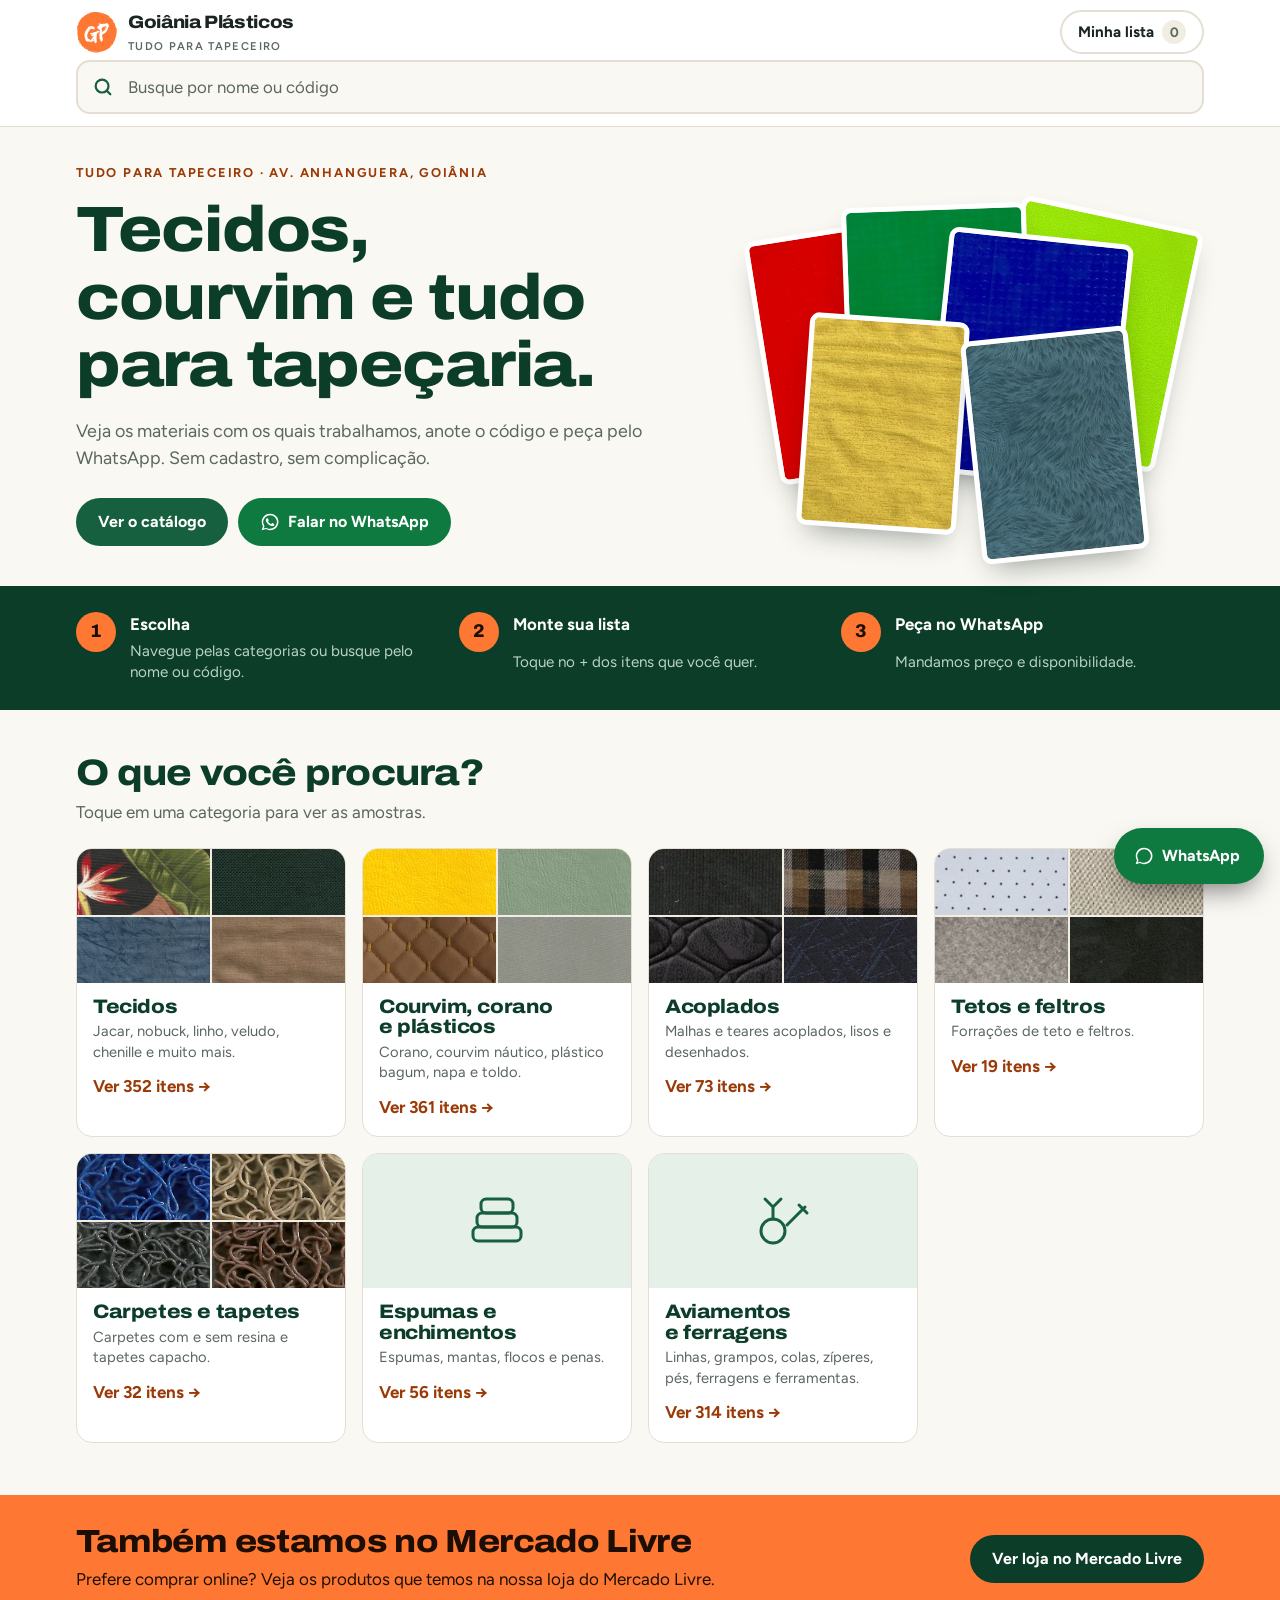
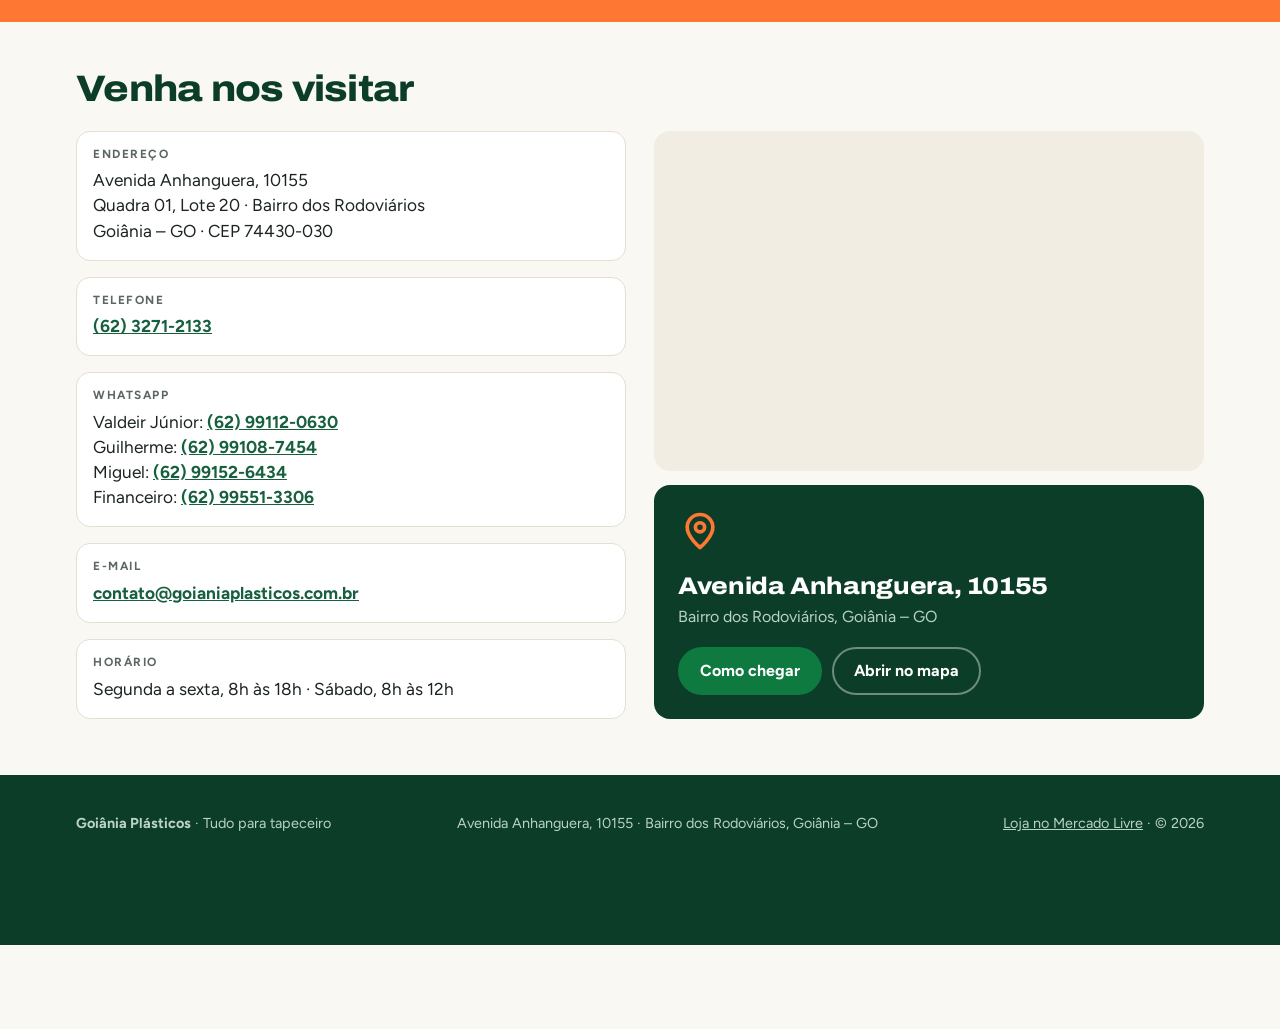
<file: index.html>
<!doctype html>
<html lang="pt-BR">
<head>
<meta charset="utf-8">
<meta name="viewport" content="width=device-width, initial-scale=1, viewport-fit=cover">
<title>Goiânia Plásticos</title>
<meta name="claude:viewport-fit-sides" content="cover">
<meta name="description" content="Goiânia Plásticos: tecidos, courvim, corano, acoplados, tetos, espumas e aviamentos para tapeceiro. Veja as amostras e peça pelo WhatsApp. Av. Anhanguera, Goiânia.">
<meta property="og:type" content="website">
<meta property="og:locale" content="pt_BR">
<meta property="og:site_name" content="Goiânia Plásticos">
<meta property="og:title" content="Goiânia Plásticos – Tudo para tapeceiro">
<meta property="og:description" content="Tecidos, courvim, corano, espumas e aviamentos. Veja as amostras e peça pelo WhatsApp. Av. Anhanguera, Goiânia.">
<meta property="og:url" content="https://goianiaplasticos.com.br/">
<meta property="og:image" content="https://goianiaplasticos.com.br/img/og.jpg">
<meta property="og:image:width" content="1200">
<meta property="og:image:height" content="630">
<meta property="og:image:alt" content="Logo da Goiânia Plásticos – Tudo para tapeceiro">
<meta name="twitter:card" content="summary_large_image">
<link rel="canonical" href="https://goianiaplasticos.com.br/">
<meta name="theme-color" content="#FAF8F3">
<link rel="icon" type="image/svg+xml" href="img/logo.svg">
<link rel="preconnect" href="https://fonts.googleapis.com">
<link rel="preconnect" href="https://fonts.gstatic.com" crossorigin>
<link rel="stylesheet" href="https://fonts.googleapis.com/css2?family=Archivo:wdth,wght@62..125,600..900&family=Figtree:wght@400;500;600;700&display=swap">
<style>
:root{
  --bg:#FAF8F3; --surface:#FFFFFF; --surface-2:#F1EDE3; --ink:#1B2420; --muted:#5A665F; --line:#E4DFD2;
  --verde:#17603F; --verde-ink:#FFFFFF; --verde-deep:#0C3D29; --titulo:#0C3D29; --verde-tint:#E5F0E9;
  --laranja:#FE7834; --laranja-ink:#9A3A07; --laranja-tint:#FFEDE0; --sand:#F4EFE6;
  --wa:#0E7A40; --wa-ink:#FFFFFF; --focus:#17603F;
  --f-display:"Archivo","Arial Narrow",system-ui,sans-serif; --f-body:"Figtree",system-ui,-apple-system,"Segoe UI",sans-serif;
}
@media (prefers-color-scheme:dark){:root:not([data-theme="light"]){
  --bg:#0E1512; --surface:#16201B; --surface-2:#1E2B24; --ink:#EDF2EE; --muted:#9BAAA1; --line:#2A3A31;
  --verde:#5CC592; --verde-ink:#07281A; --verde-deep:#0A241A; --titulo:#DDF3E6; --verde-tint:#17302478;
  --laranja:#FF8A4C; --laranja-ink:#FFB68C; --laranja-tint:#3A2314; --sand:#1A231E;
  --wa:#1FA85B; --wa-ink:#04210F; --focus:#FF8A4C; color-scheme:dark}}
:root[data-theme="dark"]{
  --bg:#0E1512; --surface:#16201B; --surface-2:#1E2B24; --ink:#EDF2EE; --muted:#9BAAA1; --line:#2A3A31;
  --verde:#5CC592; --verde-ink:#07281A; --verde-deep:#0A241A; --titulo:#DDF3E6; --verde-tint:#17302478;
  --laranja:#FF8A4C; --laranja-ink:#FFB68C; --laranja-tint:#3A2314; --sand:#1A231E;
  --wa:#1FA85B; --wa-ink:#04210F; --focus:#FF8A4C; color-scheme:dark}
html{background:var(--bg)}
body{margin:0;background:var(--bg);color:var(--ink);font-family:var(--f-body);font-size:17px;line-height:1.5;padding-bottom:84px}
</style>
<link rel="stylesheet" href="css/style.css">
</head>
<body>
<svg width="0" height="0" style="position:absolute" aria-hidden="true"><defs><symbol id="logo" viewBox="0 0 242 244"><path fill="var(--laranja)" d="M114.2 241.6C112.7 241.4 110.6 241.1 108.7 241.0C107.1 240.9 106.5 240.8 105.7 240.6C105.1 240.4 103.8 240.1 102.7 240.0C101.6 239.9 100.4 239.6 99.9 239.5C99.4 239.3 98.5 239.1 97.8 239.0C96.9 238.9 96.3 238.8 95.7 238.5C95.2 238.3 94.5 238.1 93.8 238.0C92.4 237.8 92.2 237.8 91.4 237.4C91.1 237.3 90.4 237.1 90.0 237.0C89.5 237.0 88.8 236.7 88.4 236.5C87.9 236.3 87.2 236.1 86.5 235.9C85.8 235.8 85.0 235.6 84.6 235.5C84.2 235.3 83.6 235.1 83.1 235.0C82.7 234.9 82.0 234.7 81.7 234.5C81.3 234.3 80.6 234.1 80.0 234.0C79.5 233.9 78.7 233.6 78.4 233.5C78.1 233.4 77.4 233.2 76.9 233.1C76.5 232.9 75.8 232.7 75.4 232.5C75.0 232.3 74.4 232.1 74.1 232.1C72.9 231.9 72.8 231.8 71.8 230.5C70.6 228.9 70.2 228.5 67.2 226.5C66.9 226.3 66.5 226.0 66.2 225.8C66.0 225.6 65.6 225.4 65.2 225.2C64.9 225.0 64.5 224.7 64.2 224.5C63.9 224.3 63.6 224.1 63.4 224.1C63.2 224.0 62.9 223.8 62.6 223.6C62.3 223.3 61.8 223.0 61.5 222.9C61.3 222.8 61.0 222.6 60.9 222.4C60.8 222.3 60.4 222.1 60.1 221.9C59.8 221.7 59.5 221.5 59.5 221.5C59.5 221.4 59.2 221.2 58.9 221.1C58.6 220.9 58.0 220.3 57.6 219.8C56.6 218.7 55.9 218.3 55.5 218.3C54.6 218.2 54.9 219.4 56.1 220.2C56.8 220.7 57.7 221.7 57.9 222.2C58.1 222.7 57.7 222.9 56.7 222.9C55.8 222.9 54.5 222.3 53.6 221.5C53.4 221.3 52.9 221.0 52.6 220.7C51.5 219.9 51.3 219.7 51.4 219.0C51.5 218.4 51.5 218.4 50.9 217.9C49.8 217.0 49.8 217.0 48.7 217.0C47.6 217.0 47.3 216.9 47.1 216.3C47.0 216.1 46.8 215.7 46.7 215.5C46.5 215.3 46.3 214.8 46.2 214.6C46.1 214.0 44.0 211.9 43.0 211.2C42.6 211.0 41.9 210.4 41.3 209.9C40.8 209.4 39.7 208.5 38.9 207.8C35.3 204.8 33.7 203.3 33.2 202.4C33.0 202.2 32.1 201.1 31.1 200.1C30.2 199.1 28.9 197.6 28.2 196.8C27.5 196.0 26.5 194.9 26.1 194.4C25.6 193.9 25.1 193.3 25.0 193.1C24.8 192.9 24.4 192.4 24.0 192.0C23.6 191.6 23.0 191.0 22.7 190.5C22.3 190.1 21.7 189.3 21.3 188.9C20.5 188.0 19.9 186.9 19.9 186.6C19.9 186.5 20.0 186.1 20.1 185.9C20.4 185.3 20.2 183.9 19.6 182.8C19.4 182.5 19.2 182.0 19.2 181.8C19.2 181.6 18.9 181.2 18.7 180.9C18.5 180.6 18.2 180.1 18.2 179.9C18.1 179.6 17.9 179.1 17.7 178.7C17.5 178.3 17.3 177.7 17.2 177.3C17.2 177.0 16.9 176.4 16.7 176.1C16.5 175.7 16.2 175.3 16.2 175.1C15.8 173.5 14.3 171.3 13.2 170.8C12.6 170.5 12.4 170.2 12.1 169.5C12.1 169.3 11.8 168.8 11.6 168.5C11.4 168.1 11.2 167.6 11.1 167.1C11.1 166.6 10.8 165.9 10.6 165.6C10.3 165.0 10.3 164.8 10.2 163.0C10.2 161.9 10.0 160.6 9.9 160.0C9.6 158.3 9.8 158.0 10.8 158.6C12.2 159.6 12.6 158.3 11.7 156.0C11.5 155.5 11.3 154.7 11.2 154.3C11.1 153.9 10.9 153.4 10.6 153.0C10.2 152.3 10.2 152.3 10.1 150.6C10.1 149.4 10.0 148.7 9.8 148.1C9.5 147.2 9.3 146.4 9.1 144.7C9.0 143.9 8.9 143.2 8.6 142.7C8.3 142.1 8.3 141.7 8.2 140.4C8.2 139.5 8.0 138.5 7.9 137.9C7.3 135.9 7.3 134.9 7.3 127.8C7.3 124.1 7.3 120.4 7.4 119.6C7.4 118.8 7.6 117.4 7.7 116.4C7.9 113.7 7.8 110.7 7.5 110.1C7.4 110.0 7.0 109.7 6.5 109.4C5.1 108.7 4.8 107.6 5.7 105.8C6.1 104.9 6.1 104.9 6.3 102.6C6.5 98.7 6.2 95.2 5.6 93.6C5.1 92.2 5.1 90.4 5.6 89.5C5.8 89.1 6.0 88.5 6.1 88.2C6.2 87.1 6.7 86.8 7.2 87.5C8.2 88.9 8.9 88.7 9.5 86.5C9.9 85.2 9.9 85.2 9.6 84.4C9.1 82.9 9.5 82.0 10.9 81.8C12.6 81.4 13.6 79.9 12.8 78.9C12.5 78.5 12.4 78.3 12.4 77.6C12.4 76.8 12.4 76.8 12.0 76.6C11.5 76.4 11.5 76.3 11.5 76.0C11.6 75.4 12.2 74.0 12.6 73.5C12.9 73.0 13.0 72.6 12.6 72.0C12.3 71.4 12.5 70.9 13.9 69.0C14.2 68.4 14.7 67.7 14.9 67.4C15.1 67.1 15.4 66.6 15.6 66.3C15.8 66.0 16.0 65.7 16.1 65.5C16.1 65.4 16.3 65.1 16.5 64.8C16.9 64.2 18.1 61.8 18.1 61.6C18.1 61.5 18.3 61.1 18.6 60.7C19.3 59.6 19.9 58.5 20.3 57.8C20.9 56.6 21.4 55.7 21.7 55.2C22.2 54.5 22.9 53.5 23.1 53.1C23.2 52.9 23.4 52.5 23.6 52.2C23.8 52.0 24.3 51.4 24.6 50.9C25.0 50.5 25.4 50.0 25.4 49.9C26.1 49.4 26.7 48.4 26.7 48.0C26.7 47.6 26.8 47.4 27.3 46.9C27.6 46.6 28.0 46.0 28.2 45.6C28.6 44.8 30.7 42.6 31.6 42.1C31.8 41.9 32.7 41.2 33.4 40.4C34.2 39.7 35.1 38.8 35.5 38.6C36.0 38.3 36.5 37.8 36.9 37.6C37.2 37.3 37.8 36.8 38.2 36.5C38.6 36.2 39.2 35.7 39.4 35.5C39.7 35.3 40.3 34.8 40.6 34.6C41.0 34.3 41.6 33.8 42.0 33.5C42.3 33.1 42.7 32.9 42.8 32.9C42.8 32.9 43.3 32.5 43.8 32.0C44.7 31.2 45.4 30.6 46.4 30.0C46.9 29.7 46.9 29.6 47.0 28.9C47.1 28.2 47.1 28.2 47.8 27.9C48.2 27.8 48.6 27.6 48.7 27.5C48.9 27.3 49.3 27.1 49.8 26.9C50.2 26.8 50.7 26.5 50.8 26.4C50.9 26.2 51.3 26.0 51.5 25.9C51.8 25.8 52.2 25.6 52.5 25.4C52.8 25.2 53.1 25.0 53.2 25.0C53.3 25.0 53.6 24.8 53.9 24.6C54.1 24.3 54.6 24.0 54.9 23.9C55.2 23.8 55.5 23.6 55.6 23.5C55.6 23.4 55.9 23.2 56.2 23.1C56.5 22.9 56.9 22.6 57.1 22.5C57.3 22.3 57.6 22.1 57.8 22.0C58.0 21.9 58.5 21.6 58.8 21.4C59.2 21.1 59.6 21.0 60.0 20.9C60.9 20.8 61.9 20.3 62.3 19.7C63.1 18.7 63.6 18.3 64.2 18.1C64.6 18.0 65.1 17.7 65.4 17.5C66.4 16.6 67.7 16.2 69.3 15.9C70.5 15.8 71.0 15.7 71.5 15.4C72.0 15.1 72.5 15.0 73.1 14.9C75.6 14.7 76.6 13.9 75.5 13.2C74.6 12.6 74.6 12.3 76.0 11.6C77.1 11.1 77.1 11.1 80.6 10.7C81.4 10.7 82.4 10.5 82.9 10.4C83.3 10.3 84.4 10.2 85.3 10.2C87.0 10.1 87.6 9.9 88.1 9.4C88.3 9.3 88.7 9.0 89.1 8.8C89.4 8.6 89.8 8.4 90.0 8.2C90.3 8.0 90.6 7.9 92.0 7.9C93.6 7.8 93.7 7.8 94.2 7.5C94.4 7.3 94.9 7.1 95.3 7.0C96.5 6.7 96.8 6.6 97.6 6.3C98.7 5.9 103.4 5.7 112.9 5.9C119.4 6.0 119.7 6.0 120.7 6.5C121.1 6.7 121.8 6.8 123.9 7.0C125.7 7.2 126.9 7.3 127.4 7.5C127.9 7.7 129.1 7.8 130.4 7.9C132.0 8.1 132.8 8.2 133.4 8.5C134.0 8.7 134.9 8.8 136.0 8.9C137.2 9.1 138.0 9.2 138.6 9.4C139.1 9.6 139.9 9.8 140.7 9.9C142.1 10.0 144.0 10.3 146.1 10.6C147.2 10.8 149.9 11.0 152.1 11.0C152.2 11.0 152.6 11.2 152.8 11.4C153.1 11.7 153.6 12.0 153.9 12.1C154.6 12.5 156.0 13.2 156.7 13.7C157.0 13.9 157.4 14.2 157.6 14.3C158.0 14.5 158.6 14.9 159.3 15.5C159.6 15.7 160.0 15.9 160.2 16.0C160.4 16.1 160.8 16.3 161.1 16.5C161.7 16.9 161.7 16.9 164.5 16.9C167.9 16.9 168.1 16.9 168.7 17.8C169.1 18.3 169.5 18.6 170.0 18.9C170.4 19.1 170.9 19.4 171.0 19.5C171.0 19.6 171.4 19.8 171.7 20.0C172.0 20.1 172.6 20.3 172.8 20.5C173.1 20.7 173.6 20.9 173.8 20.9C174.1 21.0 174.6 21.3 175.2 21.8C176.5 23.0 177.0 23.0 177.2 22.0C177.3 21.4 177.5 21.3 178.3 21.6C178.6 21.8 178.9 21.9 179.0 21.9C179.1 21.9 179.5 22.1 179.9 22.3C180.3 22.6 180.8 22.9 181.2 23.0C181.5 23.1 181.9 23.4 182.1 23.5C182.2 23.6 182.5 23.8 182.8 23.9C183.1 24.0 183.5 24.3 183.8 24.6C184.1 24.8 184.7 25.3 185.1 25.6C186.0 26.2 187.1 27.1 189.8 29.5C191.6 31.1 192.3 31.7 193.0 32.0C193.3 32.2 193.8 32.5 194.1 32.8C194.4 33.1 195.0 33.7 195.4 34.0C195.8 34.4 196.3 34.9 196.5 35.2C196.7 35.5 197.1 36.0 197.4 36.3C197.9 36.8 198.2 37.3 198.1 37.5C198.0 37.6 197.2 37.2 196.7 36.8C196.5 36.6 195.9 36.2 195.5 36.0C195.1 35.7 194.4 35.3 194.1 35.1C193.0 34.3 191.2 33.2 190.6 32.8C190.3 32.7 189.8 32.4 189.7 32.2C189.3 32.0 188.8 31.9 188.4 32.1C188.0 32.2 188.4 32.7 189.1 33.0C189.3 33.0 189.7 33.3 190.0 33.6C190.6 34.2 191.4 34.8 191.9 35.2C193.2 36.0 193.6 36.2 194.0 36.6C194.2 36.8 194.9 37.3 195.4 37.7C196.0 38.1 196.8 38.9 197.3 39.4C198.3 40.4 198.8 40.6 199.6 40.3C200.1 40.1 200.2 40.1 200.6 40.3C201.0 40.5 202.6 41.9 203.5 43.0C203.9 43.4 204.4 43.9 204.6 44.1C206.0 45.5 207.4 47.3 207.9 48.5C208.5 49.6 210.9 51.9 211.5 51.9C211.9 51.9 212.5 52.5 212.8 53.1C213.0 53.4 213.2 53.9 213.4 54.1C213.6 54.3 213.8 54.7 213.9 54.9C214.0 55.2 214.2 55.7 214.4 56.1C214.6 56.5 214.9 57.1 215.0 57.4C215.1 57.7 215.4 58.1 215.5 58.3C215.8 58.7 216.1 60.3 216.0 60.6C216.0 60.7 215.8 60.8 215.6 60.9C215.4 60.9 215.2 61.1 215.0 61.3C214.4 62.3 214.3 62.3 213.9 62.1C213.4 61.9 213.3 62.1 213.6 62.5C213.8 62.7 214.0 63.0 214.1 63.2C214.3 63.7 216.2 65.6 216.4 65.6C216.6 65.6 216.7 65.2 216.7 64.6C216.8 63.2 217.6 63.3 218.0 64.8C218.1 65.2 218.3 65.6 218.5 65.9C218.6 66.1 218.9 66.6 218.9 66.9C219.1 67.4 219.2 67.7 219.7 68.0C220.4 68.7 220.7 68.6 220.7 67.6C220.8 67.1 221.1 66.7 221.5 66.8C221.7 66.8 221.9 67.0 222.4 67.8C222.8 68.3 223.2 68.9 223.4 69.2C223.7 69.7 224.1 70.9 224.1 71.4C224.1 72.0 223.9 72.4 223.2 72.8C222.9 73.1 222.6 73.3 222.6 73.4C222.6 73.7 223.2 74.4 224.1 75.0C225.0 75.7 225.2 76.0 225.3 76.8C225.4 77.2 225.5 78.0 225.6 78.6C225.8 79.3 225.9 80.0 225.9 80.2C225.9 80.3 226.1 80.9 226.3 81.3C226.6 81.9 226.8 82.5 226.9 83.0C226.9 83.5 227.1 84.2 227.3 84.7C227.5 85.1 227.7 86.0 227.8 86.5C227.9 87.1 228.2 87.8 228.4 88.3C228.8 89.0 228.8 89.2 228.9 91.0C229.1 93.0 229.1 93.0 229.5 93.6C229.7 93.9 230.0 94.5 230.1 94.9C230.2 95.3 230.6 96.0 231.0 96.6C231.3 97.1 231.7 97.8 231.9 98.1C232.0 98.5 232.3 99.0 232.5 99.2C232.7 99.5 232.9 99.9 233.0 100.0C233.1 100.2 233.3 100.4 233.4 100.4C233.7 100.4 233.8 99.9 234.0 98.3C234.2 96.3 234.5 96.5 234.9 98.9C235.0 99.8 235.3 101.0 235.4 101.5C235.9 102.9 235.9 103.4 235.3 104.3C234.5 105.5 234.6 107.0 235.5 108.3C236.2 109.4 236.1 113.6 235.4 115.3C234.6 116.9 234.7 118.5 235.6 119.7C236.0 120.3 236.0 120.7 235.6 121.3C235.4 121.5 235.2 121.8 235.0 122.0C234.6 122.5 234.8 123.8 235.3 124.9C236.1 126.5 236.1 126.7 235.0 127.9C234.0 129.3 234.0 129.3 233.9 131.5C233.8 133.7 233.7 134.0 232.6 135.3C231.7 136.4 231.8 137.7 232.9 137.9C233.6 138.1 233.7 138.6 233.2 140.3C233.0 140.8 232.9 141.6 232.8 142.0C232.8 142.4 232.6 143.0 232.4 143.4C232.2 143.8 231.9 144.6 231.8 145.2C231.6 145.8 231.4 146.5 231.3 146.7C231.2 147.0 231.0 147.6 230.9 148.1C230.8 148.6 230.6 149.3 230.4 149.7C229.9 150.5 229.6 151.9 229.7 153.0C229.8 153.7 229.7 153.8 229.4 154.3C229.2 154.7 229.0 155.2 228.9 155.4C228.8 155.7 228.6 156.1 228.4 156.4C228.2 156.7 227.9 157.4 227.7 158.0C227.6 158.6 227.4 159.3 227.2 159.5C227.1 159.8 226.9 160.3 226.9 160.7C226.8 161.1 226.6 161.7 226.4 162.0C226.2 162.3 225.9 162.8 225.9 163.2C225.8 163.5 225.5 164.2 225.3 164.6C224.8 165.5 224.8 166.2 225.0 167.0C225.2 167.6 225.0 168.2 224.5 168.9C224.3 169.1 224.0 169.6 223.8 169.9C223.6 170.3 223.4 170.7 223.2 171.0C223.1 171.2 222.9 171.8 222.8 172.4C222.7 173.3 222.6 173.6 222.3 173.9C222.1 174.1 221.9 174.4 221.9 174.6C221.8 174.8 221.6 175.1 221.4 175.4C221.2 175.7 220.9 176.2 220.8 176.6C220.7 176.9 220.5 177.5 220.3 177.8C220.1 178.1 219.9 178.5 219.9 178.5C219.9 178.6 219.7 178.9 219.5 179.1C219.3 179.4 219.0 179.8 218.9 180.1C218.5 180.8 217.9 181.5 217.4 182.1C217.2 182.4 216.9 182.7 216.8 182.9C216.7 183.1 216.5 183.6 216.2 184.0C216.0 184.3 215.7 184.8 215.6 185.0C215.0 185.9 214.8 186.3 214.3 187.1C214.0 187.5 213.5 188.2 213.3 188.5C212.5 189.5 212.9 190.1 214.1 189.9C215.0 189.8 215.0 189.8 214.7 190.6C214.7 190.9 214.3 191.4 213.8 191.9C213.3 192.3 212.2 193.4 211.4 194.4C210.5 195.3 209.4 196.5 208.9 197.0C208.4 197.5 207.9 198.1 207.8 198.4C207.6 198.7 207.4 198.9 207.4 198.9C207.3 198.9 207.2 199.1 207.0 199.3C206.9 199.5 206.4 199.9 206.1 200.2C205.7 200.4 204.6 201.4 203.5 202.4C201.6 204.3 201.0 204.8 200.5 205.2C200.3 205.3 200.0 205.7 199.8 206.0C199.5 206.8 198.7 207.6 197.8 208.0C196.9 208.5 196.6 209.0 196.7 209.9C196.8 210.7 196.5 211.1 192.8 214.3C191.5 215.6 190.9 216.0 189.6 216.9C189.3 217.1 188.9 217.4 188.7 217.5C188.5 217.6 188.1 217.9 187.8 218.0C187.5 218.1 186.9 218.4 186.6 218.6C186.2 218.8 185.9 219.0 185.9 219.0C185.8 219.0 185.5 219.2 185.2 219.5C184.8 219.8 184.5 220.0 184.4 220.0C184.4 220.0 184.0 220.2 183.7 220.4C183.3 220.7 182.9 220.9 182.6 221.0C182.4 221.1 181.9 221.3 181.5 221.6C181.1 221.8 180.5 222.0 180.2 222.1C179.8 222.1 179.3 222.3 179.0 222.4C178.7 222.6 178.2 222.8 177.9 222.8C176.3 223.1 175.6 223.7 175.9 224.8C176.0 225.5 175.9 225.8 175.3 226.0C175.0 226.1 174.5 226.3 174.1 226.5C173.7 226.7 173.1 226.9 172.8 227.0C172.4 227.1 172.0 227.3 171.8 227.4C171.3 227.8 171.0 227.9 170.2 228.1C169.7 228.1 169.5 228.2 169.2 228.5C169.0 228.8 168.8 228.9 167.8 229.1C167.1 229.2 166.5 229.3 166.1 229.5C165.8 229.7 165.3 229.9 164.9 230.0C164.5 230.1 163.9 230.3 163.6 230.5C163.3 230.7 162.7 231.0 162.3 231.1C161.8 231.2 161.3 231.4 161.0 231.5C160.7 231.6 160.1 231.9 159.5 232.0C159.0 232.1 158.4 232.4 158.1 232.5C157.9 232.7 157.3 233.0 156.9 233.1C156.4 233.2 155.9 233.4 155.6 233.5C155.3 233.6 154.6 233.9 154.0 234.0C153.4 234.1 152.6 234.4 152.2 234.6C151.8 234.8 151.4 235.0 151.2 235.0C151.1 235.0 150.3 235.1 149.4 235.2C148.6 235.4 147.6 235.5 147.2 235.6C146.1 235.8 143.5 236.3 143.1 236.5C142.3 236.8 139.9 237.0 138.5 236.9C136.7 236.9 136.5 236.9 135.4 238.0C134.4 239.1 133.7 239.4 132.4 239.4C131.8 239.5 131.0 239.6 130.6 239.7C130.2 239.8 129.2 239.9 128.2 240.1C127.3 240.2 126.2 240.4 125.7 240.6C124.8 240.9 122.4 241.1 119.2 241.1C117.9 241.1 117.7 241.2 117.1 241.4C116.5 241.8 115.5 241.8 114.2 241.6ZM107.9 237.0C108.2 236.9 108.6 236.1 108.6 235.6C108.6 235.1 108.3 235.0 106.8 234.8C106.2 234.7 105.4 234.5 105.1 234.4C104.2 234.1 103.6 234.2 103.6 234.7C103.6 235.3 104.1 235.7 104.9 236.0C105.4 236.1 105.9 236.4 106.0 236.5C106.7 237.0 107.5 237.2 107.9 237.0ZM117.7 236.9C118.4 236.6 118.1 236.1 117.0 235.8C116.4 235.6 116.3 235.5 116.1 235.1C115.8 234.6 115.3 234.4 114.2 234.6C113.9 234.7 113.1 234.8 112.5 234.9C110.4 235.3 110.8 235.8 113.2 236.1C113.6 236.1 114.2 236.3 114.6 236.4C114.9 236.5 115.4 236.7 115.6 236.8C116.1 237.0 117.2 237.1 117.7 236.9ZM101.1 233.0C102.0 232.4 101.5 232.1 99.2 231.8C98.3 231.7 97.2 231.5 96.7 231.4C96.2 231.2 95.3 231.1 94.7 231.0C93.8 230.9 93.4 230.8 93.1 230.6C92.4 230.2 92.3 230.5 93.0 231.1C93.4 231.6 93.9 231.9 94.4 232.1C94.8 232.2 95.3 232.5 95.5 232.6C96.4 233.3 100.4 233.6 101.1 233.0ZM54.2 215.0C54.6 214.6 54.3 214.3 52.1 212.5C51.4 211.9 50.5 212.0 50.7 212.7C50.7 213.0 52.0 214.1 52.3 214.1C52.4 214.1 52.6 214.3 52.8 214.5C53.4 215.1 53.9 215.3 54.2 215.0ZM47.0 209.4C47.0 209.0 46.0 207.7 45.2 207.2C44.7 206.9 44.3 206.6 44.1 206.2C43.7 205.6 43.1 205.1 42.6 205.1C42.1 205.1 42.2 205.3 43.2 206.3C43.7 206.8 44.3 207.5 44.7 208.0C45.6 209.3 47.0 210.1 47.0 209.4ZM202.8 198.0C203.9 197.6 205.6 195.9 205.5 195.4C205.4 195.0 204.2 195.1 203.5 195.6C203.1 195.8 202.6 196.0 202.3 196.1C201.8 196.2 200.2 197.0 200.1 197.3C200.0 197.6 200.1 197.9 200.4 198.0C200.8 198.2 202.4 198.1 202.8 198.0ZM31.8 196.7C31.9 196.6 31.9 196.4 31.8 196.3C31.3 195.7 31.2 195.5 31.1 194.9C31.1 194.6 30.9 194.1 30.7 193.9C30.5 193.6 30.3 193.2 30.2 192.9C30.1 192.6 29.8 192.2 29.6 192.0C29.3 191.8 29.1 191.4 29.0 191.2C28.8 190.6 28.2 189.5 27.7 188.8C27.5 188.5 27.1 187.9 26.7 187.3C26.4 186.8 25.9 186.0 25.7 185.7C25.5 185.3 25.2 184.9 25.2 184.7C25.1 184.3 24.6 183.8 24.3 183.8C23.9 183.8 23.9 184.4 24.3 186.0C24.4 187.0 24.5 187.5 24.4 188.1C24.4 188.9 24.4 189.0 24.7 189.7C24.9 190.1 25.2 190.7 25.2 190.9C25.3 191.2 25.8 191.9 26.2 192.4C26.6 192.9 27.1 193.6 27.3 193.8C27.8 194.4 28.6 195.0 29.0 195.0C29.5 195.0 29.8 195.2 30.1 195.6C30.6 196.7 31.6 197.3 31.8 196.7ZM19.0 174.4C19.2 174.0 19.1 173.6 18.6 173.1C18.3 172.7 18.2 172.4 18.1 172.0C18.1 171.5 17.9 171.1 17.7 170.9C17.5 170.7 17.3 170.2 17.2 169.9C17.1 169.6 16.8 169.0 16.3 168.3C15.9 167.8 15.4 167.1 15.2 166.7C14.8 166.2 14.1 165.8 13.9 165.9C13.5 166.1 14.0 167.8 14.6 168.7C14.8 169.0 15.3 169.8 15.6 170.4C16.0 171.1 16.4 171.9 16.6 172.1C16.7 172.3 17.0 172.8 17.2 173.3C17.9 174.6 18.7 175.2 19.0 174.4ZM190.4 41.5C190.4 41.0 189.9 40.2 189.1 39.7C188.7 39.4 188.2 39.0 187.9 38.8C187.2 38.3 186.9 38.2 186.9 38.7C186.9 39.2 187.0 39.4 188.1 40.5C189.4 41.9 190.4 42.3 190.4 41.5ZM145.4 16.8C145.4 16.6 145.2 16.3 144.9 16.0C144.4 15.5 144.4 15.2 144.9 14.8C145.4 14.5 145.3 14.4 144.6 13.7C143.8 13.1 143.2 12.8 142.1 12.7C140.8 12.5 141.0 13.4 142.2 14.0C143.1 14.3 143.2 14.6 142.9 15.0C142.6 15.5 142.7 15.6 143.5 16.3C144.3 17.0 144.4 17.1 145.0 17.1C145.3 17.1 145.4 17.1 145.4 16.8ZM154.0 15.5C154.0 15.1 153.1 14.2 152.4 13.9C152.1 13.8 151.6 13.6 151.3 13.4C150.2 12.8 149.1 13.0 149.1 13.8C149.1 14.4 149.4 14.6 151.2 15.2C152.8 15.8 153.9 15.9 154.0 15.5Z"/><path fill="#fff" d="M111.8 187.2C110.9 186.4 110.5 184.9 110.1 180.9C109.9 179.9 109.8 178.9 109.7 178.7C109.2 177.6 107.6 177.9 107.6 179.0C107.6 180.1 107.9 184.4 108.0 184.8C108.2 185.5 108.1 185.8 107.3 186.2C106.2 186.9 105.8 186.6 105.8 185.3C105.8 184.3 105.5 182.2 105.3 180.8C105.1 179.7 105.0 179.0 104.2 176.3C104.0 175.8 103.8 175.0 103.8 174.7C103.3 172.3 101.7 172.5 99.0 175.0C98.4 175.5 97.6 176.2 97.2 176.4C96.8 176.7 96.3 177.1 96.0 177.3C95.8 177.5 95.4 177.8 95.1 177.9C94.9 178.1 94.6 178.3 94.4 178.4C94.3 178.5 93.9 178.8 93.5 178.9C93.1 179.1 92.6 179.4 92.3 179.6C92.0 179.7 91.7 179.9 91.6 179.9C91.5 179.9 90.9 180.0 90.2 180.2C89.0 180.6 87.9 180.8 85.9 180.9C85.3 181.0 84.5 181.1 84.1 181.2C83.4 181.4 83.4 181.4 82.3 181.0C80.6 180.3 80.5 179.6 82.2 179.2C82.9 179.0 83.3 177.8 82.7 177.3C82.4 177.0 81.5 177.0 80.7 177.3C78.5 178.2 68.8 178.3 66.2 177.5C65.7 177.3 64.8 177.0 64.2 176.9C63.0 176.6 61.5 175.9 60.8 175.4C58.3 173.7 58.3 173.7 57.3 172.3C56.1 170.5 55.4 169.5 55.4 169.4C55.4 169.3 55.0 168.5 54.5 167.5C54.0 166.5 53.5 165.3 53.4 164.7C53.1 163.6 52.3 161.4 51.9 160.5C51.7 160.2 51.5 159.2 51.3 158.3C51.1 157.4 50.7 155.8 50.3 154.6C50.0 153.4 49.6 152.1 49.6 151.7C49.5 151.3 49.4 150.3 49.3 149.6C49.2 148.8 49.0 147.3 48.9 146.2C48.7 145.1 48.5 143.3 48.4 142.1C47.9 138.6 48.1 134.4 48.8 130.2C49.0 129.3 49.1 128.0 49.2 127.2C49.3 125.9 49.7 124.1 50.1 123.0C50.4 122.4 50.8 120.4 51.2 118.7C51.4 117.4 51.6 116.9 51.9 116.9C52.7 116.9 52.2 119.8 51.2 121.7C50.9 122.1 50.8 122.5 50.8 123.1C50.8 123.6 50.6 124.1 50.4 124.5C49.5 126.4 49.4 128.0 50.4 128.4C51.2 128.7 51.7 127.9 51.7 126.3C51.7 125.4 51.8 125.0 52.1 124.4C52.2 124.1 52.4 123.4 52.5 122.9C52.6 122.5 52.7 121.7 52.9 121.3C53.0 120.9 53.1 120.3 53.2 120.0C53.2 119.5 53.4 119.2 53.9 118.6C54.5 117.8 54.7 117.6 55.4 115.9C55.6 115.4 56.0 114.7 56.3 114.3C56.6 113.9 57.2 112.9 57.6 112.0C58.0 111.2 58.6 110.1 59.0 109.6C59.3 109.1 59.9 108.3 60.2 107.8C60.5 107.3 61.2 106.5 61.8 105.9C62.4 105.3 63.2 104.3 63.7 103.7C64.2 103.1 64.8 102.3 65.2 101.9C65.5 101.5 66.0 101.0 66.2 100.7C66.8 99.8 68.4 98.2 69.0 97.9C69.9 97.4 70.2 96.7 69.8 96.1C69.4 95.7 68.7 95.7 67.9 96.2C67.1 96.7 66.6 96.8 66.5 96.5C66.5 96.1 67.4 95.3 68.7 94.6C69.4 94.3 70.2 93.8 70.5 93.5C71.0 93.1 72.4 92.5 73.6 92.1C74.0 91.9 74.7 91.7 75.2 91.4C75.7 91.2 77.1 90.8 78.5 90.4C81.4 89.7 82.3 89.5 83.3 89.1C84.3 88.8 85.0 88.8 85.7 89.3C86.6 89.9 87.0 89.8 87.8 89.0C88.5 88.3 88.4 88.3 90.5 88.6C91.3 88.7 92.6 88.8 93.3 88.9C94.1 88.9 95.0 89.1 95.4 89.2C95.9 89.4 97.1 89.7 98.2 90.0C100.3 90.5 101.9 91.1 102.5 91.5C102.7 91.6 103.2 91.9 103.6 92.1C104.5 92.6 106.6 94.5 106.9 95.2C107.0 95.4 107.2 96.0 107.3 96.6C107.4 97.8 107.8 98.8 108.5 100.2C110.2 103.7 110.4 104.5 109.4 104.5C109.0 104.5 108.8 104.3 108.4 103.0C107.9 101.2 107.2 100.4 106.2 100.4C104.5 100.4 104.3 101.7 105.7 105.0C106.0 105.7 106.2 106.4 106.2 106.5C106.2 107.2 105.4 107.6 103.9 107.6C103.3 107.6 102.9 107.3 102.4 106.3C102.0 105.4 101.7 105.2 100.9 105.5C99.5 106.1 99.5 106.1 98.3 105.6C97.7 105.3 96.9 105.1 96.6 105.1C96.3 105.0 95.6 104.8 94.9 104.6C91.7 103.6 88.4 103.7 85.1 104.8C83.5 105.4 83.3 105.5 81.2 107.2C78.7 109.3 76.4 112.0 73.8 116.0C70.9 120.6 70.4 121.5 70.0 122.8C69.8 123.4 69.6 124.1 69.4 124.5C69.2 124.9 69.0 125.3 68.9 125.5C68.9 125.7 68.7 126.0 68.5 126.3C68.2 126.7 67.9 127.6 67.1 129.6C66.9 130.2 66.6 130.8 66.4 131.1C66.2 131.4 65.9 132.1 65.7 132.7C65.4 133.7 65.3 134.3 65.0 138.9C64.9 140.1 64.7 142.0 64.6 143.1C64.2 146.8 64.2 146.6 64.7 149.3C65.2 151.9 66.0 154.6 66.4 154.9C66.5 155.1 66.9 155.7 67.3 156.3C67.6 156.9 68.1 157.7 68.4 157.9C68.6 158.2 69.2 159.0 69.7 159.6C70.8 161.1 71.0 161.3 72.6 162.3C74.5 163.6 75.3 164.1 76.0 164.3C76.4 164.4 77.1 164.7 77.5 164.9C77.9 165.2 78.6 165.4 79.0 165.6C80.6 166.1 80.8 166.2 81.1 166.6C81.6 167.3 81.4 167.7 80.3 167.9C79.4 168.0 79.1 168.3 79.1 168.8C79.1 169.4 79.7 169.8 80.3 169.7C82.9 169.4 85.0 168.5 86.6 167.1C87.9 165.9 90.0 163.8 90.5 163.2C90.6 162.9 91.0 162.4 91.4 162.1C91.7 161.7 92.2 161.1 92.4 160.8C92.6 160.4 93.0 159.8 93.3 159.4C93.9 158.7 94.5 157.8 94.9 156.8C95.1 156.4 95.6 155.6 96.0 155.0C96.4 154.4 97.0 153.4 97.3 152.8C97.7 152.1 98.1 151.3 98.4 150.9C98.6 150.6 99.1 149.7 99.5 149.0C99.8 148.3 100.3 147.4 100.5 147.0C102.2 144.3 102.4 142.5 100.8 142.7C100.1 142.8 99.4 143.6 98.6 145.3C98.4 145.8 98.0 146.5 97.7 147.0C97.4 147.4 96.9 148.2 96.6 148.8C96.4 149.3 96.0 149.9 95.8 150.1C95.4 150.6 94.6 151.9 94.0 153.3C93.6 154.1 93.2 154.6 92.9 154.8C92.7 155.0 92.2 155.6 91.8 156.1C91.5 156.6 91.0 157.2 90.8 157.4C90.6 157.5 90.3 157.9 90.1 158.2C89.6 159.0 88.9 159.7 88.3 160.2C87.7 160.5 87.7 160.5 87.8 160.2C88.0 159.8 88.7 158.4 89.2 157.7C89.5 157.3 89.9 156.8 90.0 156.5C90.2 156.2 90.6 155.6 91.0 155.2C91.3 154.8 91.9 154.1 92.1 153.6C92.4 153.1 93.1 152.0 93.6 151.2C94.1 150.5 94.7 149.4 94.9 148.9C95.1 148.4 95.6 147.6 96.0 147.0C97.1 145.6 97.1 144.9 96.2 144.7C95.8 144.6 95.0 144.8 92.8 145.3C89.5 146.1 89.7 146.1 88.7 145.1C88.0 144.4 87.3 144.1 86.2 144.2C85.0 144.3 84.2 143.6 84.4 142.8C84.6 142.2 86.4 140.7 87.4 140.4C87.7 140.3 88.8 139.9 89.9 139.4C90.9 139.0 92.3 138.5 92.9 138.3C94.8 137.9 95.4 137.4 95.4 136.2C95.4 135.5 95.2 135.3 94.5 135.4C94.0 135.5 90.0 136.5 88.9 136.8C88.0 137.1 87.2 137.1 86.8 136.8C85.6 135.8 84.1 134.4 83.7 133.9C83.4 133.5 82.6 132.7 81.9 132.1C80.4 130.8 80.4 130.7 80.9 129.8C81.4 128.7 81.4 128.7 83.8 128.4C85.0 128.2 86.4 128.0 87.1 127.9C87.7 127.8 89.1 127.7 90.3 127.6C93.2 127.4 94.3 127.2 97.1 126.0C97.4 125.9 98.3 125.6 99.0 125.4C100.6 125.0 101.7 124.7 102.9 124.2C103.5 124.0 104.6 123.6 105.5 123.4C106.4 123.2 107.6 122.8 108.2 122.5C109.6 121.9 110.1 121.7 112.1 121.3C112.9 121.0 114.1 120.7 114.8 120.4C116.2 119.8 117.1 119.5 119.5 119.0C122.2 118.4 123.1 117.8 122.8 116.8C122.7 116.1 122.2 116.0 120.4 116.3C119.6 116.4 119.5 116.2 119.9 115.6C120.6 114.5 120.9 114.5 125.0 115.2C129.0 115.8 132.1 116.5 132.7 116.8C133.5 117.2 133.8 117.9 133.4 118.8C133.0 119.9 133.2 120.5 134.2 120.5C134.5 120.5 135.0 120.6 135.3 120.7C136.8 121.1 137.4 120.8 137.3 119.5C137.2 119.3 137.0 118.6 136.6 117.9C135.7 116.0 135.7 116.0 136.6 115.5C137.6 115.0 137.7 114.4 137.2 112.3C137.0 111.6 136.8 110.7 136.8 110.2C136.6 109.1 136.3 108.6 135.3 108.0C134.4 107.4 134.0 107.4 133.5 107.9C133.0 108.6 132.5 108.4 131.9 107.1C131.5 106.3 130.9 105.6 130.1 105.1C129.8 104.9 129.2 104.4 128.7 104.0C128.2 103.6 127.2 103.0 126.5 102.6C125.8 102.3 125.1 101.9 125.0 101.8C124.3 100.9 122.2 94.2 121.9 91.9C121.8 91.2 122.1 90.9 123.4 90.1C124.8 89.2 126.5 88.0 127.0 87.7C127.2 87.5 127.9 86.9 128.6 86.5C129.2 86.1 130.0 85.5 130.3 85.2C130.7 85.0 131.3 84.5 131.7 84.2C132.5 83.7 134.7 81.4 135.0 80.8C135.5 80.0 135.3 79.4 134.3 78.1C133.5 77.1 133.2 77.0 132.3 77.0C131.3 77.1 131.5 77.2 130.4 75.4C129.8 74.2 129.7 74.0 130.3 73.4C130.9 72.8 131.5 72.8 132.2 73.4C133.0 74.1 133.2 74.1 134.0 73.6C134.5 73.4 135.0 73.2 135.3 73.2C136.7 73.0 138.1 72.7 138.8 72.5C140.4 71.9 141.5 72.8 141.9 75.1C142.2 76.5 142.5 77.1 143.1 77.3C144.0 77.7 144.5 77.1 144.6 75.5C144.6 74.5 144.6 74.5 145.1 74.0C146.1 73.1 147.0 73.4 147.8 75.0C148.5 76.3 148.9 76.4 151.0 75.7C151.7 75.5 152.6 75.2 153.1 75.1C153.5 74.9 154.2 74.7 154.6 74.4C155.8 73.8 156.8 73.8 163.5 73.7C169.8 73.7 169.9 73.6 171.3 72.5C172.9 71.3 176.8 71.0 180.1 71.8C181.1 72.1 181.9 72.3 182.0 72.5C182.2 72.6 182.5 72.8 182.8 72.9C184.3 73.7 187.4 76.5 188.0 77.6C188.2 78.0 188.3 78.4 188.3 79.1C188.5 85.1 188.5 85.5 189.3 86.4C190.1 87.3 190.2 87.5 190.0 88.7C189.6 91.5 189.5 92.8 189.5 93.4C189.5 94.6 188.9 95.0 188.4 94.0C187.9 93.0 187.2 92.9 186.6 93.5C186.1 94.0 186.0 94.4 185.6 96.6C185.5 97.6 185.2 98.5 185.0 99.0C184.8 99.4 184.4 100.9 184.0 102.1C183.1 105.5 182.4 107.4 181.7 108.9C181.3 109.6 180.9 110.5 180.7 110.9C180.6 111.3 180.2 112.1 179.9 112.5C179.6 113.0 179.1 113.9 178.8 114.5C178.5 115.1 178.1 115.7 178.0 115.9C177.8 116.1 177.5 116.7 177.2 117.1C176.9 117.5 176.4 118.1 176.1 118.5C175.7 118.9 175.2 119.5 175.0 119.8C174.6 120.4 174.2 120.8 172.0 123.3C171.3 124.0 170.5 124.8 170.3 125.2C170.0 125.5 169.5 126.0 169.1 126.3C168.7 126.6 168.2 127.0 167.9 127.3C167.7 127.5 166.9 128.1 166.2 128.5C165.5 129.0 164.5 129.7 163.9 130.1C163.3 130.5 162.7 130.9 162.5 130.9C162.1 131.1 160.5 132.0 160.0 132.4C159.8 132.7 159.2 133.0 158.8 133.3C158.4 133.5 157.8 134.0 157.4 134.3C157.0 134.7 156.2 135.3 155.6 135.7C155.0 136.1 154.2 136.7 153.7 137.0C153.2 137.3 152.5 137.8 152.2 138.0C150.7 138.9 150.2 139.8 150.6 141.4C150.7 141.9 150.8 142.6 150.8 143.0C150.9 144.0 151.6 147.6 151.9 149.2C152.1 149.9 152.3 151.1 152.4 151.7C152.8 155.4 153.4 158.4 153.9 159.5C154.4 160.7 155.2 163.3 155.3 163.8C155.4 164.2 155.3 164.4 154.9 165.0C153.5 167.2 152.7 169.8 152.3 173.6C152.0 176.2 151.5 177.6 150.7 178.0C150.0 178.2 148.5 178.0 147.2 177.4C146.7 177.2 145.8 176.9 145.2 176.8C144.7 176.6 143.9 176.4 143.5 176.3C143.1 176.1 142.4 176.0 142.0 175.9C140.9 175.8 140.6 175.5 140.6 174.3C140.6 173.8 140.5 171.9 140.5 170.1C140.3 166.2 140.3 166.3 139.1 165.3C138.6 164.9 138.2 164.5 138.2 164.5C138.2 164.4 137.9 164.1 137.4 163.7C135.9 162.5 136.1 163.9 135.9 152.4C135.7 146.0 135.7 146.1 134.8 145.1C134.2 144.5 134.2 144.5 134.2 138.1C134.3 134.5 134.3 131.5 134.3 131.5C134.4 131.3 134.7 131.4 135.2 131.7C136.0 132.2 137.3 132.0 137.7 131.2C137.9 130.8 137.9 130.4 137.7 129.4C137.6 128.9 137.4 128.1 137.3 127.5C137.0 125.9 136.4 125.1 135.5 125.5C134.6 125.8 134.1 125.6 134.1 124.9C134.1 124.1 133.0 123.8 131.9 124.2C131.7 124.3 130.9 124.6 130.2 124.7C129.5 124.9 128.7 125.2 128.4 125.4C128.1 125.5 127.4 125.7 126.9 125.9C126.4 126.0 125.7 126.2 125.3 126.4C125.0 126.5 124.3 126.7 123.8 126.8C123.4 126.9 122.7 127.1 122.4 127.3C122.1 127.5 121.4 127.7 121.0 127.9C119.2 128.4 118.5 129.1 118.9 130.0C119.2 130.6 120.3 130.6 121.2 130.0C121.3 130.0 122.2 129.7 123.0 129.5C123.9 129.3 125.1 128.9 125.8 128.7C129.3 127.3 129.7 127.2 130.1 127.6C130.7 128.2 130.1 128.8 129.0 129.0C128.6 129.1 127.9 129.3 127.4 129.6C126.9 129.8 125.7 130.3 124.8 130.6C123.2 131.3 123.2 131.3 122.1 132.4C120.2 134.3 119.8 135.5 119.6 139.4C119.6 140.6 119.5 142.2 119.4 143.1C119.3 143.9 119.2 145.2 119.1 146.0C119.0 147.4 118.4 153.2 118.1 155.0C117.9 156.7 117.8 159.0 117.9 159.4C117.9 159.6 118.2 160.0 118.5 160.3C119.3 161.0 119.4 161.3 118.9 164.8C118.5 167.8 118.5 167.8 118.8 169.1C119.6 172.2 120.3 176.5 120.1 177.1C120.0 177.7 119.7 178.3 119.3 178.6C118.6 179.2 118.6 179.3 118.9 179.8C119.3 180.5 119.2 180.7 118.6 181.1C117.0 182.0 115.5 184.5 115.7 185.8C115.8 186.6 115.5 186.9 114.1 187.3C112.7 187.7 112.4 187.7 111.8 187.2ZM86.9 179.4C89.3 179.1 90.9 178.5 91.1 177.9C91.3 176.8 90.1 176.5 88.1 177.0C85.4 177.7 84.7 178.0 84.5 178.5C84.3 179.3 85.1 179.6 86.9 179.4ZM95.4 171.2C96.2 170.7 97.0 170.0 97.2 169.8C97.7 169.4 98.6 168.8 99.8 168.2C101.1 167.5 101.6 166.9 101.6 165.9C101.6 163.7 100.2 163.4 98.8 165.3C98.0 166.4 97.0 167.4 95.9 168.3C95.2 168.9 94.8 169.3 94.4 170.0C94.1 170.6 93.7 171.2 93.6 171.4C93.4 171.7 93.4 171.8 93.5 171.9C93.8 172.3 94.0 172.2 95.4 171.2ZM137.4 124.9C138.0 124.6 138.2 123.9 138.0 123.3C137.6 122.2 135.9 122.5 135.9 123.6C135.9 124.6 136.7 125.2 137.4 124.9ZM152.3 120.5C154.2 119.5 155.7 118.8 156.2 118.5C156.6 118.4 157.3 117.9 157.7 117.5C158.2 117.0 158.9 116.5 159.3 116.2C161.3 114.8 165.5 110.9 167.5 108.5C168.1 107.7 169.1 106.6 169.6 106.1C170.2 105.4 170.8 104.7 171.0 104.2C171.3 103.7 171.8 102.8 172.3 102.2C172.7 101.6 173.3 100.6 173.6 100.1C173.9 99.6 174.3 99.0 174.5 98.8C174.7 98.5 175.0 98.1 175.2 97.8C175.3 97.4 175.5 97.0 175.7 96.8C175.8 96.5 176.0 96.1 176.1 95.8C176.2 95.6 176.4 95.3 176.6 95.2C177.5 94.6 177.5 93.0 176.6 93.0C176.0 93.0 175.5 93.5 174.7 95.0C174.4 95.5 174.0 96.1 173.6 96.5C173.3 96.9 172.9 97.4 172.7 97.8C172.5 98.1 172.0 98.6 171.7 99.0C171.3 99.4 170.7 100.1 170.4 100.6C169.5 101.8 167.0 104.3 165.7 105.2C165.2 105.6 164.4 106.2 164.1 106.5C163.2 107.4 161.6 108.8 160.7 109.5C159.8 110.3 158.5 111.4 157.3 112.5C156.3 113.5 155.7 114.0 154.1 115.2C150.0 118.4 149.4 118.9 149.4 119.7C149.4 120.9 150.8 121.3 152.3 120.5ZM152.9 114.4C153.4 114.2 154.0 113.7 154.3 113.5C154.7 113.2 155.3 112.7 155.8 112.4C156.2 112.1 157.0 111.4 157.6 110.8C159.0 109.3 162.6 106.0 163.2 105.6C163.7 105.2 165.4 103.3 166.2 102.2C166.4 101.9 166.9 101.3 167.2 100.9C167.6 100.5 168.0 99.9 168.1 99.7C168.5 99.0 169.2 98.0 169.7 97.4C169.9 97.2 170.4 96.4 170.8 95.6C171.2 94.9 171.7 93.9 172.0 93.4C173.0 92.0 174.0 90.0 174.1 89.6C174.2 89.1 173.8 88.6 173.3 88.6C172.7 88.6 166.5 90.2 165.7 90.6C165.3 90.7 164.0 91.2 162.8 91.5C161.5 91.9 160.1 92.4 159.4 92.6C157.3 93.6 156.7 93.9 156.0 94.1C153.2 94.9 149.7 97.4 148.9 99.1C148.5 99.9 148.6 103.7 149.2 109.1C149.3 110.1 149.4 111.6 149.5 112.5C149.7 114.7 149.9 115.1 151.2 114.9C151.8 114.9 152.2 114.8 152.9 114.4ZM82.7 99.9C83.0 99.9 83.7 99.8 84.2 99.6C84.7 99.5 85.6 99.3 86.2 99.2C87.9 99.0 88.5 98.7 88.5 97.8C88.5 96.6 86.9 96.5 83.8 97.4C83.1 97.7 82.1 97.9 81.7 98.0C80.8 98.2 80.2 98.6 80.2 99.2C80.2 100.1 80.6 100.2 82.7 99.9Z"/></symbol></defs></svg>

<header class="top">
  <div class="wrap">
    <div class="top-row">
      <a class="brand" href="#" aria-label="Goiânia Plásticos — início">
        <svg class="logo" aria-hidden="true"><use href="#logo"/></svg>
        <span><b>Goiânia Plásticos</b><small>Tudo para tapeceiro</small></span>
      </a>
      <div class="top-actions">
        <button class="btn btn-line btn-sm btn-lista" type="button" id="btnLista" aria-label="Abrir minha lista">Minha lista <span class="n" id="nLista" data-zero="1">0</span></button>
      </div>
    </div>
    <form class="top-search" id="searchForm" role="search">
      <div class="search">
        <svg viewBox="0 0 24 24" fill="none" stroke="currentColor" stroke-width="2.4" stroke-linecap="round" aria-hidden="true"><circle cx="11" cy="11" r="7"/><path d="m20 20-3.5-3.5"/></svg>
        <input id="q" type="search" inputmode="search" enterkeyhint="search" autocomplete="off" autocapitalize="off" spellcheck="false" placeholder="Busque por nome ou código" aria-label="Buscar produto por nome ou código">
        <button class="x" type="button" id="qx" aria-label="Limpar busca" hidden>×</button>
      </div>
    </form>
  </div>
</header>

<main id="view"></main>

<footer class="foot">
  <div class="wrap">
    <p><b>Goiânia Plásticos</b> · Tudo para tapeceiro</p>
    <p id="footAddr"></p>
    <p><a id="footMl" href="#" target="_blank" rel="noopener">Loja no Mercado Livre</a> · © <span id="year"></span></p>
  </div>
</footer>

<div class="listbar" id="listbar" hidden>
  <div class="listbar-in">
    <b id="lbN"></b>
    <div class="a">
      <button class="btn btn-line btn-sm" type="button" id="lbOpen">Ver lista</button>
      <a class="btn btn-wa btn-sm" id="lbWa" href="#" target="_blank" rel="noopener">Enviar no WhatsApp</a>
    </div>
  </div>
</div>
<a class="btn btn-wa fabwa" id="fabWa" href="#" target="_blank" rel="noopener" aria-label="Falar no WhatsApp"><svg viewBox="0 0 24 24" width="24" height="24" fill="currentColor" aria-hidden="true"><path d="M12.04 2a9.9 9.9 0 0 0-8.5 14.95L2 22l5.2-1.5A9.93 9.93 0 1 0 12.04 2Zm0 18.2a8.2 8.2 0 0 1-4.2-1.15l-.3-.18-3.08.9.92-3-.2-.31a8.2 8.2 0 1 1 6.86 3.74Z"/></svg>WhatsApp</a>
<div class="toast" id="toast" role="status" aria-live="polite" hidden></div>

<script src="js/config.js"></script>
<script src="js/catalogo.js"></script>
<script src="js/app.js"></script>
</body>
</html>
</file>
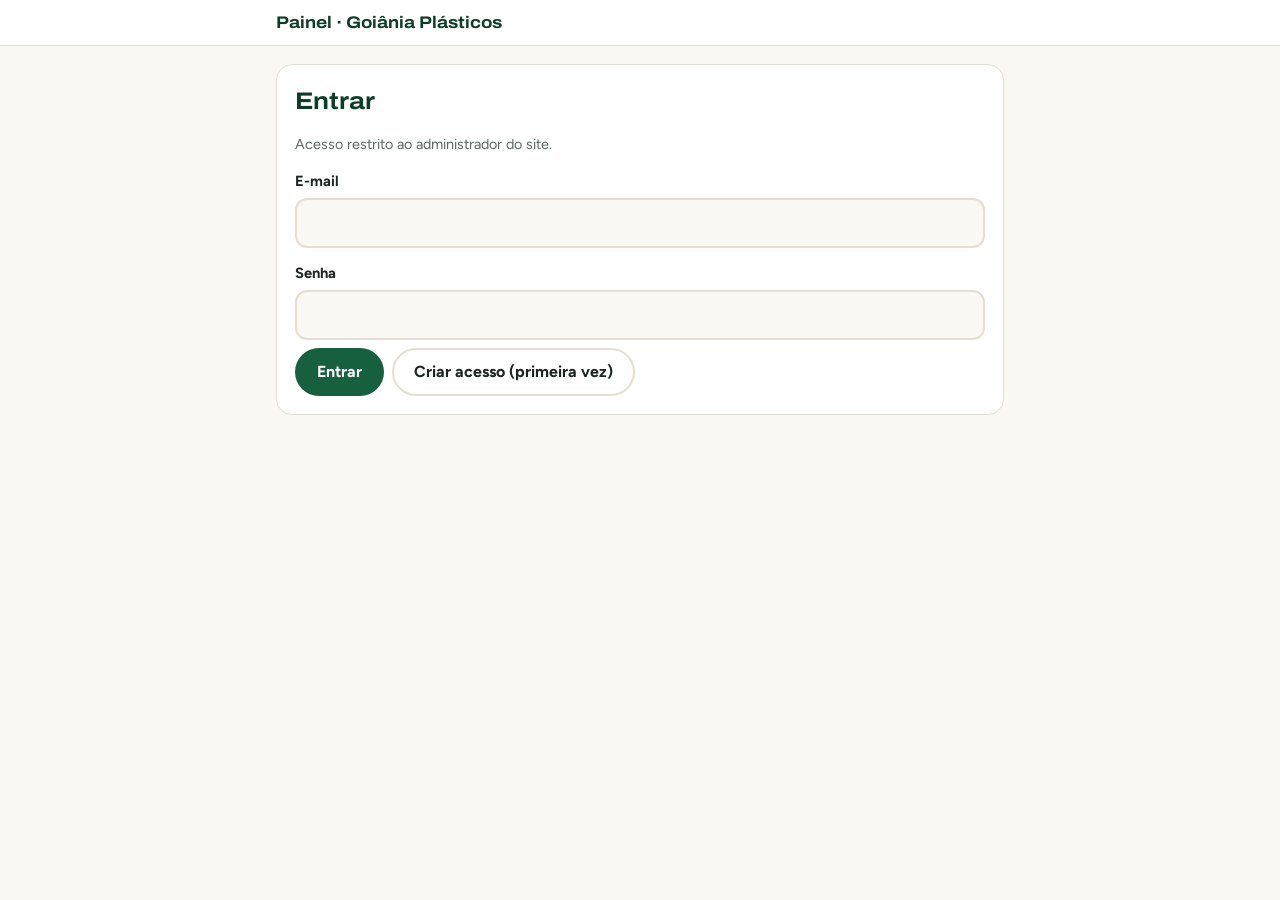
<file: admin/index.html>
<!doctype html>
<html lang="pt-BR">
<head>
<meta charset="utf-8">
<meta name="viewport" content="width=device-width, initial-scale=1, viewport-fit=cover">
<meta name="robots" content="noindex,nofollow">
<title>Painel · Goiânia Plásticos</title>
<link rel="icon" type="image/svg+xml" href="../img/logo.svg">
<link rel="stylesheet" href="https://fonts.googleapis.com/css2?family=Archivo:wdth,wght@62..125,600..900&family=Figtree:wght@400;500;600;700&display=swap">
<style>
:root{
  --bg:#FAF8F3; --surface:#FFFFFF; --surface-2:#F1EDE3; --ink:#1B2420; --muted:#5A665F; --line:#E4DFD2;
  --verde:#17603F; --verde-ink:#FFFFFF; --verde-deep:#0C3D29; --titulo:#0C3D29; --verde-tint:#E5F0E9;
  --laranja:#FE7834; --laranja-ink:#9A3A07; --laranja-tint:#FFEDE0; --sand:#F4EFE6;
  --wa:#0E7A40; --wa-ink:#FFFFFF; --focus:#17603F;
  --f-display:"Archivo","Arial Narrow",system-ui,sans-serif; --f-body:"Figtree",system-ui,-apple-system,"Segoe UI",sans-serif;
}
@media (prefers-color-scheme:dark){:root:not([data-theme="light"]){
  --bg:#0E1512; --surface:#16201B; --surface-2:#1E2B24; --ink:#EDF2EE; --muted:#9BAAA1; --line:#2A3A31;
  --verde:#5CC592; --verde-ink:#07281A; --verde-deep:#0A241A; --titulo:#DDF3E6; --verde-tint:#17302478;
  --laranja:#FF8A4C; --laranja-ink:#FFB68C; --laranja-tint:#3A2314; --sand:#1A231E;
  --wa:#1FA85B; --wa-ink:#04210F; --focus:#FF8A4C; color-scheme:dark}}
:root[data-theme="dark"]{
  --bg:#0E1512; --surface:#16201B; --surface-2:#1E2B24; --ink:#EDF2EE; --muted:#9BAAA1; --line:#2A3A31;
  --verde:#5CC592; --verde-ink:#07281A; --verde-deep:#0A241A; --titulo:#DDF3E6; --verde-tint:#17302478;
  --laranja:#FF8A4C; --laranja-ink:#FFB68C; --laranja-tint:#3A2314; --sand:#1A231E;
  --wa:#1FA85B; --wa-ink:#04210F; --focus:#FF8A4C; color-scheme:dark}
html{background:var(--bg)}
body{margin:0;background:var(--bg);color:var(--ink);font-family:var(--f-body);font-size:17px;line-height:1.5;padding-bottom:84px}
</style>
<style>
*,*::before,*::after{box-sizing:border-box}
body{padding-bottom:40px}
h1,h2{font-family:var(--f-display);font-stretch:112%;color:var(--titulo);margin:0}
.ad{max-width:760px;margin:0 auto;padding:0 max(16px,env(safe-area-inset-left,0px))}
header.ad-top{position:sticky;top:0;z-index:10;background:var(--surface);border-bottom:1px solid var(--line)}
.ad-top .ad{display:flex;align-items:center;justify-content:space-between;gap:10px;padding-block:10px}
.ad-top b{font-family:var(--f-display);font-stretch:112%;font-size:1.05rem;color:var(--titulo)}
.btn{font-family:inherit;display:inline-flex;align-items:center;justify-content:center;gap:8px;min-height:48px;padding:0 20px;border-radius:999px;border:2px solid transparent;font-weight:700;font-size:1rem;cursor:pointer;text-decoration:none}
.btn-main{background:var(--verde);color:var(--verde-ink)} .btn-line{background:var(--surface);border-color:var(--line);color:var(--ink)} .btn-sm{min-height:40px;padding:0 14px;font-size:.92rem}
.btn:disabled{opacity:.5}
.card1{background:var(--surface);border:1px solid var(--line);border-radius:16px;padding:18px;margin-top:18px}
label{display:block;font-weight:700;font-size:.92rem;margin:14px 0 6px}
input,select{width:100%;min-height:50px;padding:0 14px;border-radius:12px;border:2px solid var(--line);background:var(--bg);color:var(--ink);font:inherit;font-size:1rem}
input:focus,select:focus{outline:none;border-color:var(--verde)}
.msg{margin:12px 0 0;padding:10px 14px;border-radius:12px;font-weight:600;background:var(--verde-tint);color:var(--titulo)} .msg.fixo{position:fixed;left:max(12px,env(safe-area-inset-left,0px));right:max(12px,env(safe-area-inset-right,0px));bottom:calc(12px + env(safe-area-inset-bottom,0px));z-index:50;box-shadow:0 10px 30px rgba(0,0,0,.35);margin:0}
.msg.err{background:var(--laranja-tint);color:var(--laranja-ink)}
.bar{display:flex;gap:8px;flex-wrap:wrap;margin-top:14px}
.chip{font:inherit;font-weight:600;min-height:40px;padding:0 14px;border-radius:999px;border:2px solid var(--line);background:var(--surface);font-weight:600;cursor:pointer;color:var(--ink)}
.chip[aria-pressed="true"]{background:var(--verde);border-color:var(--verde);color:var(--verde-ink)}
.it{display:grid;grid-template-columns:56px minmax(0,1fr);gap:12px;padding:12px 0;border-bottom:1px solid var(--line);align-items:start}
.it .th{width:56px;height:56px;border-radius:10px;background:var(--surface-2);object-fit:cover;overflow:hidden;display:grid;place-items:center;color:var(--muted);font-size:.7rem;text-align:center}
.it .th img{width:100%;height:100%;object-fit:cover}
.it b{display:block;line-height:1.25;overflow-wrap:anywhere} .it small{color:var(--muted)}
.seg{display:grid;grid-template-columns:repeat(3,1fr);gap:6px;margin-top:8px}
.seg button{min-height:44px;border-radius:10px;border:2px solid var(--line);background:var(--surface);font:inherit;font-weight:700;font-size:.85rem;cursor:pointer;color:var(--ink);padding:0 4px}
.seg button[aria-pressed="true"].s-disponivel{background:var(--verde);border-color:var(--verde);color:var(--verde-ink)}
.seg button[aria-pressed="true"].s-sob_consulta{background:var(--laranja);border-color:var(--laranja);color:#1c0e04}
.seg button[aria-pressed="true"].s-oculto{background:var(--ink);border-color:var(--ink);color:var(--bg)}
.row2{display:flex;gap:8px;margin-top:8px;flex-wrap:wrap}
.hint{color:var(--muted);font-size:.9rem}
.tabs{display:flex;gap:8px;overflow-x:auto;margin:0 -18px;padding:2px 18px 6px;scrollbar-width:thin;-webkit-overflow-scrolling:touch}
.tabs .tab{flex:none;min-height:44px;padding:0 16px;border-radius:12px;border:2px solid var(--line);background:var(--surface);font:inherit;font-weight:700;color:var(--ink);cursor:pointer;white-space:nowrap}
.tabs .tab small{font-weight:600;color:var(--muted);margin-left:6px}
.tabs .tab[aria-selected="true"]{background:var(--verde-deep);border-color:var(--verde-deep);color:#fff}
.tabs .tab[aria-selected="true"] small{color:#B9D3C4}
.tabs.sub .tab{min-height:38px;font-size:.9rem;border-radius:999px;padding:0 14px}
.tabs.sub{margin-top:6px}
.pv{width:100%;max-height:260px;object-fit:contain;border-radius:12px;background:var(--surface-2);margin-top:10px}
[hidden]{display:none!important}
</style>
</head>
<body>
<header class="ad-top"><div class="ad"><b>Painel · Goiânia Plásticos</b><div><button class="btn btn-line btn-sm" id="out" hidden>Sair</button></div></div></header>
<main class="ad">
  <noscript><p class="msg err">Ative o JavaScript para usar o painel.</p></noscript>
  <p class="msg err" id="boot" hidden></p>
  <section id="login" class="card1">
    <h1 style="font-size:1.5rem">Entrar</h1>
    <p class="hint">Acesso restrito ao administrador do site.</p>
    <form id="fl"><label for="em">E-mail</label><input id="em" type="email" autocomplete="username" required>
    <label for="pw">Senha</label><input id="pw" type="password" autocomplete="current-password" required minlength="8">
    <div class="row2"><button class="btn btn-main" type="submit">Entrar</button><button class="btn btn-line" type="button" id="reg">Criar acesso (primeira vez)</button></div></form>
    <p class="msg" id="lm" hidden></p>
  </section>

  <section id="app" hidden>
    <div class="card1" style="margin-top:14px">
      <button class="btn btn-main" id="novo" style="width:100%">+ Cadastrar item novo</button>
      <form id="fn" hidden>
        <h2 style="font-size:1.25rem;margin-top:16px">Item novo</h2>
        <label for="nc">Código (o mesmo do sistema da loja)</label><input id="nc" type="number" inputmode="numeric" min="1" required>
        <label for="nn">Nome</label><input id="nn" type="text" required maxlength="120" placeholder="Ex.: Tecido Jacar Exemplo Azul">
        <label for="nf">Categoria</label><select id="nf" required></select>
        <label for="nu">Vendido por</label><select id="nu"><option>metro</option><option>unidade</option><option>caixa</option><option>kg</option><option>jogo</option><option>pacote</option><option>rolo</option></select>
        <label for="ns">Situação</label><select id="ns"><option value="disponivel">Disponível</option><option value="sob_consulta">Sob consulta</option></select>
        <label for="np">Foto (opcional)</label><input id="np" type="file" accept="image/*" capture="environment">
        <img class="pv" id="npv" alt="" hidden>
        <div class="row2"><button class="btn btn-main" type="submit">Salvar item</button><button class="btn btn-line" type="button" id="ncancel">Cancelar</button></div>
      </form>
    </div>
    <div class="card1">
      <div class="tabs" id="cats" role="tablist" aria-label="Categorias"></div>
      <div class="tabs sub" id="subs" aria-label="Subcategorias" hidden></div>
      <label for="q" style="margin-top:14px">Buscar item</label>
      <input id="q" type="search" placeholder="Nome ou código" autocomplete="off">
      <div class="bar" id="flt"></div>
      <p class="hint" id="cnt"></p>
      <div id="list"></div>
      <div class="row2" style="justify-content:center"><button class="btn btn-line" id="more" hidden>Mostrar mais</button></div>
    </div>
    <p class="msg" id="gm" hidden></p>
  </section>
</main>
<input id="pf" type="file" accept="image/*" capture="environment" hidden>
<script src="vendor/supabase.js"></script>
<script src="../js/config.js"></script>
<script src="../js/catalogo.js"></script>
<script src="admin.js"></script>
</body>
</html>
</file>
<file: css/style.css>
/* Layout: topo fixo com busca sempre visível; início com título + leque de amostras;
   categorias em cartões com mosaico de fotos; catálogo em grade; contato em duas colunas no desktop. */
*,*::before,*::after{box-sizing:border-box}
html{scroll-behavior:smooth;-webkit-text-size-adjust:100%;scroll-padding-top:132px}
img,svg{display:block;max-width:100%}
a{color:var(--verde)}
button{font:inherit;color:inherit;cursor:pointer}
input{font:inherit}
:focus-visible{outline:3px solid var(--focus);outline-offset:2px;border-radius:6px}
[hidden]{display:none!important}
.wrap{width:100%;max-width:1160px;margin:0 auto;padding-left:max(16px,env(safe-area-inset-left,0px));padding-right:max(16px,env(safe-area-inset-right,0px))}
.sr{position:absolute;width:1px;height:1px;overflow:hidden;clip:rect(0 0 0 0);white-space:nowrap}
h1,h2,h3{font-family:var(--f-display);font-stretch:112%;letter-spacing:-.02em;line-height:1.05;margin:0;text-wrap:balance}

/* ---------- Topo ---------- */
body::before{content:"";position:fixed;inset:0 0 auto;height:env(safe-area-inset-top,0px);z-index:40;background:var(--surface)}
.top{position:sticky;top:env(safe-area-inset-top,0px);z-index:30;background:var(--surface);border-bottom:1px solid var(--line)}
.top-row{display:flex;align-items:center;justify-content:space-between;gap:12px;padding-block:10px 6px}
.brand{display:flex;align-items:center;gap:10px;text-decoration:none;color:var(--ink);min-width:0}
.brand .logo{width:42px;height:42px;flex:none}
.brand b{font-family:var(--f-display);font-stretch:112%;font-weight:800;font-size:1.12rem;letter-spacing:-.02em;line-height:1.05}
.brand small{display:block;font-size:.7rem;font-weight:600;letter-spacing:.12em;text-transform:uppercase;color:var(--muted);margin-top:2px}
.top-actions{display:flex;gap:8px;flex:none}
.btn{display:inline-flex;align-items:center;justify-content:center;gap:8px;min-height:48px;padding:0 20px;border-radius:999px;border:2px solid transparent;font-weight:700;font-size:1rem;text-decoration:none;line-height:1.1;text-align:center}
.btn svg{width:20px;height:20px;flex:none}
.btn-wa{background:var(--wa);color:var(--wa-ink)}
.btn-wa:hover{filter:brightness(1.07)}
.btn-main{background:var(--verde);color:var(--verde-ink)}
.btn-main:hover{filter:brightness(1.08)}
.btn-line{background:var(--surface);border-color:var(--line);color:var(--ink)}
.btn-line:hover{border-color:var(--ink)}
.btn-dark{background:var(--verde-deep);color:#fff}
.btn-sm{min-height:44px;padding:0 16px;font-size:.95rem}
.btn-lista{position:relative}
.btn-lista .n{display:inline-grid;place-items:center;min-width:24px;height:24px;padding:0 6px;border-radius:999px;background:var(--laranja);color:#1c0e04;font-size:.85rem;font-variant-numeric:tabular-nums}
.btn-lista .n[data-zero="1"]{background:var(--surface-2);color:var(--muted)}
.top-search{padding-bottom:12px}
.search{position:relative}
.search svg{position:absolute;left:16px;top:50%;translate:0 -50%;width:22px;height:22px;color:var(--verde);pointer-events:none}
.search input{width:100%;height:54px;padding:0 52px 0 50px;border-radius:14px;border:2px solid var(--line);background:var(--bg);color:var(--ink);font-size:1.05rem}
.search input::placeholder{color:var(--muted)}
.search input:focus{border-color:var(--verde);outline:none;background:var(--surface)}
.search .x{position:absolute;right:6px;top:50%;translate:0 -50%;width:42px;height:42px;border:0;border-radius:10px;background:none;color:var(--muted);font-size:1.5rem;line-height:1}

/* ---------- Início ---------- */
.hero{background:var(--bg)}
.hero .wrap{display:grid;grid-template-columns:minmax(0,1.15fr) minmax(0,.85fr);gap:32px;align-items:center;padding-block:36px 40px}
.eyebrow{margin:0 0 14px;font-size:.8rem;font-weight:700;letter-spacing:.14em;text-transform:uppercase;color:var(--laranja-ink)}
.hero h1{font-weight:800;font-size:clamp(2.2rem,8.2vw,4rem);color:var(--titulo)}
.hero h1 em{font-style:normal;position:relative;white-space:nowrap}
.hero h1 em svg{position:absolute;left:-2%;bottom:-.16em;width:104%;height:.34em;color:var(--laranja);z-index:-1;overflow:visible}
.hero .lead{margin:20px 0 26px;max-width:34em;font-size:1.12rem;color:var(--muted)}
.hero .acts{display:flex;flex-wrap:wrap;gap:10px}
.fan{position:relative;height:300px;max-width:420px;width:100%;margin:0 auto}
.fan figure{position:absolute;margin:0;width:44%;aspect-ratio:3/4;border-radius:10px;overflow:hidden;border:5px solid var(--surface);box-shadow:0 14px 30px -12px rgba(8,30,20,.45);background:var(--surface-2)}
.fan figure img{width:100%;height:100%;object-fit:cover}
.fan figure:nth-child(1){left:0;top:22px;rotate:-9deg}
.fan figure:nth-child(2){left:20%;top:0;rotate:-2deg;z-index:2}
.fan figure:nth-child(3){left:42%;top:30px;rotate:6deg;z-index:3}
.fan figure:nth-child(4){right:0;top:6px;rotate:12deg;z-index:1}
.fan figure:nth-child(5){left:10%;top:112px;rotate:4deg;z-index:4;width:38%}
.fan figure:nth-child(6){left:50%;top:128px;rotate:-6deg;z-index:5;width:40%}

.steps{background:var(--verde-deep);color:#fff}
.steps ol{list-style:none;margin:0;padding:26px 0;display:grid;grid-template-columns:repeat(3,minmax(0,1fr));gap:20px}
.steps li{display:grid;grid-template-columns:auto 1fr;gap:4px 14px;align-items:start}
.steps .num{grid-row:span 2;display:grid;place-items:center;width:40px;height:40px;border-radius:50%;background:var(--laranja);color:#1c0e04;font-family:var(--f-display);font-weight:800;font-size:1.15rem}
.steps b{font-size:1.05rem}
.steps span{color:#B9D3C4;font-size:.95rem;line-height:1.4}

.sec{padding-block:44px 8px}
.sec h2{font-weight:800;font-size:clamp(1.6rem,5vw,2.3rem);color:var(--titulo)}
.sec .sub{margin:8px 0 22px;color:var(--muted);max-width:40em}
.tiles{display:grid;grid-template-columns:repeat(auto-fill,minmax(250px,1fr));gap:16px}
.tile{display:flex;flex-direction:column;text-decoration:none;color:var(--ink);background:var(--surface);border:1px solid var(--line);border-radius:16px;overflow:hidden;transition:transform .2s,box-shadow .2s}
.tile:hover{transform:translateY(-3px);box-shadow:0 14px 28px -16px rgba(8,30,20,.5)}
.mosaic{display:grid;overflow:hidden;grid-template-columns:minmax(0,1fr) minmax(0,1fr);grid-template-rows:minmax(0,1fr) minmax(0,1fr);gap:2px;aspect-ratio:2/1;background:var(--surface-2)}
.mosaic img{width:100%;height:100%;min-height:0;object-fit:cover}
.mosaic.plain{display:grid;place-items:center;grid-template-columns:1fr;grid-template-rows:1fr;background:var(--verde-tint);color:var(--verde)}
.mosaic.plain svg{width:64px;height:64px}
.tile .t{padding:14px 16px 16px;display:flex;flex-direction:column;gap:4px}
.tile h3{font-size:1.22rem;font-weight:800;color:var(--titulo)}
.tile p{margin:0;font-size:.92rem;color:var(--muted);line-height:1.4}
.tile .go{margin-top:8px;font-weight:700;color:var(--laranja-ink);display:inline-flex;align-items:center;gap:6px}

.ml{margin-top:44px;background:var(--laranja);color:#1c0e04}
.ml .wrap{display:grid;grid-template-columns:minmax(0,1fr) auto;gap:20px;align-items:center;padding-block:30px}
.ml h2{font-size:clamp(1.4rem,4.6vw,2rem);font-weight:800}
.ml p{margin:8px 0 0;max-width:38em}

.contact{padding-block:48px 56px}
.contact .grid2{display:grid;grid-template-columns:minmax(0,1fr) minmax(0,1fr);gap:28px;margin-top:22px}
.info{display:grid;gap:16px;margin:0}
.info>div{display:grid;gap:3px;padding:14px 16px;background:var(--surface);border:1px solid var(--line);border-radius:14px}
.info dt{font-size:.74rem;font-weight:700;letter-spacing:.13em;text-transform:uppercase;color:var(--muted)}
.info dd{margin:0;font-size:1.08rem;line-height:1.45}
.info a{font-weight:700;color:var(--verde)}
.pend{display:inline-block;margin-left:8px;padding:2px 9px;border-radius:999px;background:var(--laranja-tint);color:var(--laranja-ink);font-size:.68rem;font-weight:700;letter-spacing:.06em;text-transform:uppercase;vertical-align:2px}
.where{display:flex;flex-direction:column;justify-content:space-between;gap:20px;min-height:280px;padding:24px;border-radius:16px;background:var(--verde-deep);color:#fff}
.where svg{width:44px;height:44px;color:var(--laranja)}
.where p{margin:0;font-family:var(--f-display);font-stretch:112%;font-weight:800;font-size:1.5rem;line-height:1.15;letter-spacing:-.015em}
.where p span{display:block;margin-top:8px;font-family:var(--f-body);font-weight:400;font-size:1rem;color:#B9D3C4;letter-spacing:0}
.where .acts{display:flex;flex-wrap:wrap;gap:10px}
.where .btn-line{background:transparent;border-color:rgba(255,255,255,.4);color:#fff}

footer{background:var(--verde-deep);color:#B9D3C4;font-size:.9rem}
footer .wrap{display:flex;flex-wrap:wrap;justify-content:space-between;gap:8px 24px;padding-block:24px 96px}

/* ---------- Categoria / busca ---------- */
.page{padding-block:20px 120px}
.crumb{display:flex;align-items:center;gap:12px;margin-bottom:14px}
.back{display:inline-flex;align-items:center;gap:6px;min-height:44px;padding:0 16px 0 10px;border-radius:999px;border:2px solid var(--line);background:var(--surface);font-weight:700;text-decoration:none;color:var(--ink)}
.back svg{width:20px;height:20px}
.page h1{font-weight:800;font-size:clamp(1.8rem,6vw,2.8rem);color:var(--titulo)}
.page .count{margin:6px 0 0;color:var(--muted)}
.chips{display:flex;gap:8px;overflow-x:auto;padding:16px 2px 6px;margin:0 -2px;scrollbar-width:none}
.chips::-webkit-scrollbar{display:none}
.chip{flex:none;min-height:44px;padding:0 16px;border-radius:999px;border:2px solid var(--line);background:var(--surface);font-weight:600;white-space:nowrap}
.chip .c{margin-left:6px;color:var(--muted);font-variant-numeric:tabular-nums;font-size:.85em}
.chip[aria-pressed="true"]{background:var(--verde-deep);border-color:var(--verde-deep);color:#fff}
.chip[aria-pressed="true"] .c{color:#B9D3C4}
.grid{display:grid;grid-template-columns:repeat(auto-fill,minmax(158px,1fr));gap:20px 14px;margin-top:18px}
.card{position:relative;display:flex;flex-direction:column;gap:8px;padding:0;border:0;background:none;text-align:left;min-width:0;cursor:pointer}
.card .ph{position:relative;aspect-ratio:1/1;border-radius:12px;overflow:hidden;background:var(--surface-2);box-shadow:0 1px 0 rgba(0,0,0,.05),0 10px 18px -14px rgba(8,30,20,.6)}
.card .ph img{width:100%;height:100%;object-fit:cover;transition:transform .35s}
.card:hover .ph img{transform:scale(1.05)}
.card .nm{font-weight:600;font-size:.98rem;line-height:1.28;display:-webkit-box;-webkit-line-clamp:2;-webkit-box-orient:vertical;overflow:hidden;overflow-wrap:anywhere}
.card .cd{font-size:.82rem;color:var(--muted);font-variant-numeric:tabular-nums}
.add{position:absolute;right:8px;top:8px;display:grid;place-items:center;width:44px;height:44px;border-radius:50%;border:0;background:var(--surface);color:var(--verde);box-shadow:0 4px 12px rgba(0,0,0,.3);font-size:1.7rem;line-height:1;font-weight:500}
.add[aria-pressed="true"]{background:var(--laranja);color:#1c0e04}
.add svg{width:22px;height:22px}
.more-h{margin:36px 0 4px;font-family:var(--f-display);font-stretch:112%;font-weight:800;font-size:1.3rem;color:var(--titulo)}
.more-p{margin:0 0 8px;color:var(--muted);font-size:.95rem}
.rows{list-style:none;margin:0;padding:0;border-top:1px solid var(--line)}
.row{display:grid;grid-template-columns:auto minmax(0,1fr) auto;gap:12px;align-items:center;padding:10px 0;border-bottom:1px solid var(--line)}
.row .th{width:52px;height:52px;border-radius:8px;overflow:hidden;background:var(--surface-2)}
.row .th img{width:100%;height:100%;object-fit:cover}
.row.nophoto{grid-template-columns:minmax(0,1fr) auto}
.row .tx{min-width:0;text-align:left;border:0;background:none;padding:6px 0;cursor:pointer}
.row .tx b{display:block;font-weight:600;line-height:1.3;overflow-wrap:anywhere}
.row .tx span{font-size:.84rem;color:var(--muted)}
.row .add{position:static;box-shadow:none;border:2px solid var(--line)}
.showmore{display:flex;justify-content:center;margin-top:18px}
.empty{padding:44px 0;color:var(--muted);max-width:34em}
.empty b{color:var(--ink);font-size:1.15rem;display:block;margin-bottom:6px}

/* ---------- Barra da lista ---------- */
.listbar{position:fixed;z-index:35;left:0;right:0;bottom:0;padding:10px max(16px,env(safe-area-inset-right,0px)) calc(10px + env(safe-area-inset-bottom,0px)) max(16px,env(safe-area-inset-left,0px));background:var(--verde-deep);color:#fff;box-shadow:0 -10px 30px -10px rgba(0,0,0,.45)}
.listbar-in{max-width:1160px;margin:0 auto;display:flex;align-items:center;justify-content:space-between;gap:12px}
.listbar b{font-size:1.02rem}
.listbar .btn-line{background:transparent;border-color:rgba(255,255,255,.4);color:#fff}
.listbar .a{display:flex;gap:8px}
.fabwa{position:fixed;z-index:34;right:calc(16px + env(safe-area-inset-right,0px));bottom:calc(16px + env(safe-area-inset-bottom,0px));min-height:56px;padding:0 22px 0 18px;box-shadow:0 12px 28px -8px rgba(0,0,0,.55)}
body.has-list .fabwa{display:none}

/* ---------- Ficha do item e lista ---------- */
.ovl{position:fixed;inset:0;z-index:60;display:flex;align-items:flex-end;justify-content:center;background:rgba(5,18,12,.66)}
.sheet{position:relative;width:100%;max-width:560px;max-height:94dvh;overflow:auto;background:var(--surface);border-radius:20px 20px 0 0;padding:18px max(18px,env(safe-area-inset-right,0px)) calc(20px + env(safe-area-inset-bottom,0px)) max(18px,env(safe-area-inset-left,0px));animation:up .25s ease-out}
@keyframes up{from{transform:translateY(40px);opacity:.4}to{transform:none;opacity:1}}
.sheet .x{position:absolute;top:10px;right:10px;z-index:3;display:grid;place-items:center;width:46px;height:46px;border-radius:50%;border:0;background:rgba(0,0,0,.55);color:#fff;font-size:1.6rem;line-height:1}
.sheet .big{position:relative;border-radius:14px;overflow:hidden;background:var(--surface-2);margin:0 0 16px}
.sheet .big img{width:100%;max-height:52dvh;object-fit:contain;background:var(--surface-2)}
.sheet .nav{position:absolute;top:50%;translate:0 -50%;display:grid;place-items:center;width:44px;height:44px;border-radius:50%;border:0;background:rgba(0,0,0,.55);color:#fff;font-size:1.5rem}
.sheet .nav.p{left:8px}.sheet .nav.n{right:8px}
.sheet .ph-empty{display:grid;place-items:center;aspect-ratio:16/9;color:var(--muted);background:var(--verde-tint)}
.sheet .ph-empty svg{width:56px;height:56px;color:var(--verde)}
.sheet .kind{display:inline-block;margin-bottom:8px;padding:3px 10px;border-radius:999px;background:var(--verde-tint);color:var(--verde);font-size:.74rem;font-weight:700;letter-spacing:.1em;text-transform:uppercase}
.sheet h2{font-size:1.5rem;font-weight:800;color:var(--ink);line-height:1.15;overflow-wrap:anywhere}
.sheet .meta{margin:10px 0 16px;display:flex;flex-wrap:wrap;gap:8px 18px;color:var(--muted)}
.sheet .meta b{color:var(--ink)}
.sheet .acts{display:grid;gap:10px}
.sheet .note{margin:12px 0 0;font-size:.88rem;color:var(--muted)}
.lst{list-style:none;margin:14px 0;padding:0;border-top:1px solid var(--line)}
.lst li{display:grid;grid-template-columns:minmax(0,1fr) auto;gap:10px;align-items:center;padding:10px 0;border-bottom:1px solid var(--line)}
.lst b{display:block;font-weight:600;overflow-wrap:anywhere}
.lst span{font-size:.84rem;color:var(--muted)}
.lst button{min-height:44px;padding:0 14px;border-radius:10px;border:2px solid var(--line);background:var(--surface);font-weight:600}
.sheet h2.lh{font-size:1.4rem}
.toast{position:fixed;z-index:80;left:50%;translate:-50% 0;bottom:calc(92px + env(safe-area-inset-bottom,0px));padding:12px 18px;border-radius:999px;background:var(--ink);color:var(--bg);font-weight:600;font-size:.95rem;box-shadow:0 10px 24px rgba(0,0,0,.4);max-width:92vw;text-align:center}

@media (min-width:760px){
  .ovl{align-items:center}
  .sheet{border-radius:20px;padding:22px}
  .listbar b span.l{display:inline}
}
@media (max-width:760px){
  .hero .wrap{grid-template-columns:1fr;padding-block:26px 28px}
  .fan{height:240px;max-width:340px}
  .steps ol{grid-template-columns:1fr;gap:16px;padding:22px 0}
  .ml .wrap{grid-template-columns:1fr}
  .contact .grid2{grid-template-columns:1fr}
  .brand small{display:none}
  .btn-wa .lbl{display:none}
  .btn-wa{padding:0 14px}
  .btn-lista{padding:0 14px}
  .listbar-in{flex-wrap:wrap}
  .listbar .a{width:100%}
  .listbar .a .btn{flex:1}
}
@media (max-width:360px){.brand b{font-size:1rem}.grid{grid-template-columns:repeat(2,minmax(0,1fr))}}
@media (prefers-reduced-motion:reduce){*{transition:none!important;animation:none!important;scroll-behavior:auto!important}}
.search input::-webkit-search-cancel-button,.search input::-webkit-search-decoration{-webkit-appearance:none;appearance:none}
footer a{color:inherit;text-decoration:underline}

.mapcol{display:flex;flex-direction:column;gap:14px;min-width:0}
.mapcol .map{width:100%;height:300px;border:0;border-radius:16px;background:var(--surface-2)}
.mapcol .where{min-height:0}
@media (min-width:760px){.mapcol .map{height:340px}}

.card .ph .tag{position:absolute;left:8px;bottom:8px;padding:4px 10px;border-radius:999px;background:var(--laranja);color:#1c0e04;font-size:.78rem;font-weight:700}
.tag-in{display:inline-block;padding:3px 10px;border-radius:999px;background:var(--laranja);color:#1c0e04;font-size:.78rem;font-weight:700;vertical-align:middle}
.sc{font-style:normal;font-weight:700;color:var(--laranja-ink)}

.who{display:grid;gap:10px;margin-top:14px}
.who-h{margin:20px 0 0;font-weight:700;font-size:.88rem;color:var(--muted);text-transform:uppercase;letter-spacing:.08em}
.who-a{display:grid;grid-template-columns:auto minmax(0,1fr) auto;gap:14px;align-items:center;min-height:68px;padding:10px 16px;border-radius:14px;border:2px solid var(--line);background:var(--surface);color:var(--ink);text-decoration:none}
.who-a:hover,.who-a:focus-visible{border-color:var(--wa)}
.who-a .av{display:grid;place-items:center;width:46px;height:46px;border-radius:50%;background:var(--verde);color:var(--verde-ink);font-family:var(--f-display);font-weight:800;font-size:1.25rem}
.who-a.fin .av{background:var(--laranja);color:#1c0e04}
.who-a b{display:block;font-size:1.1rem}.who-a small{color:var(--muted);font-size:.9rem}
.who-a svg{width:26px;height:26px;color:var(--wa)}
</file>
